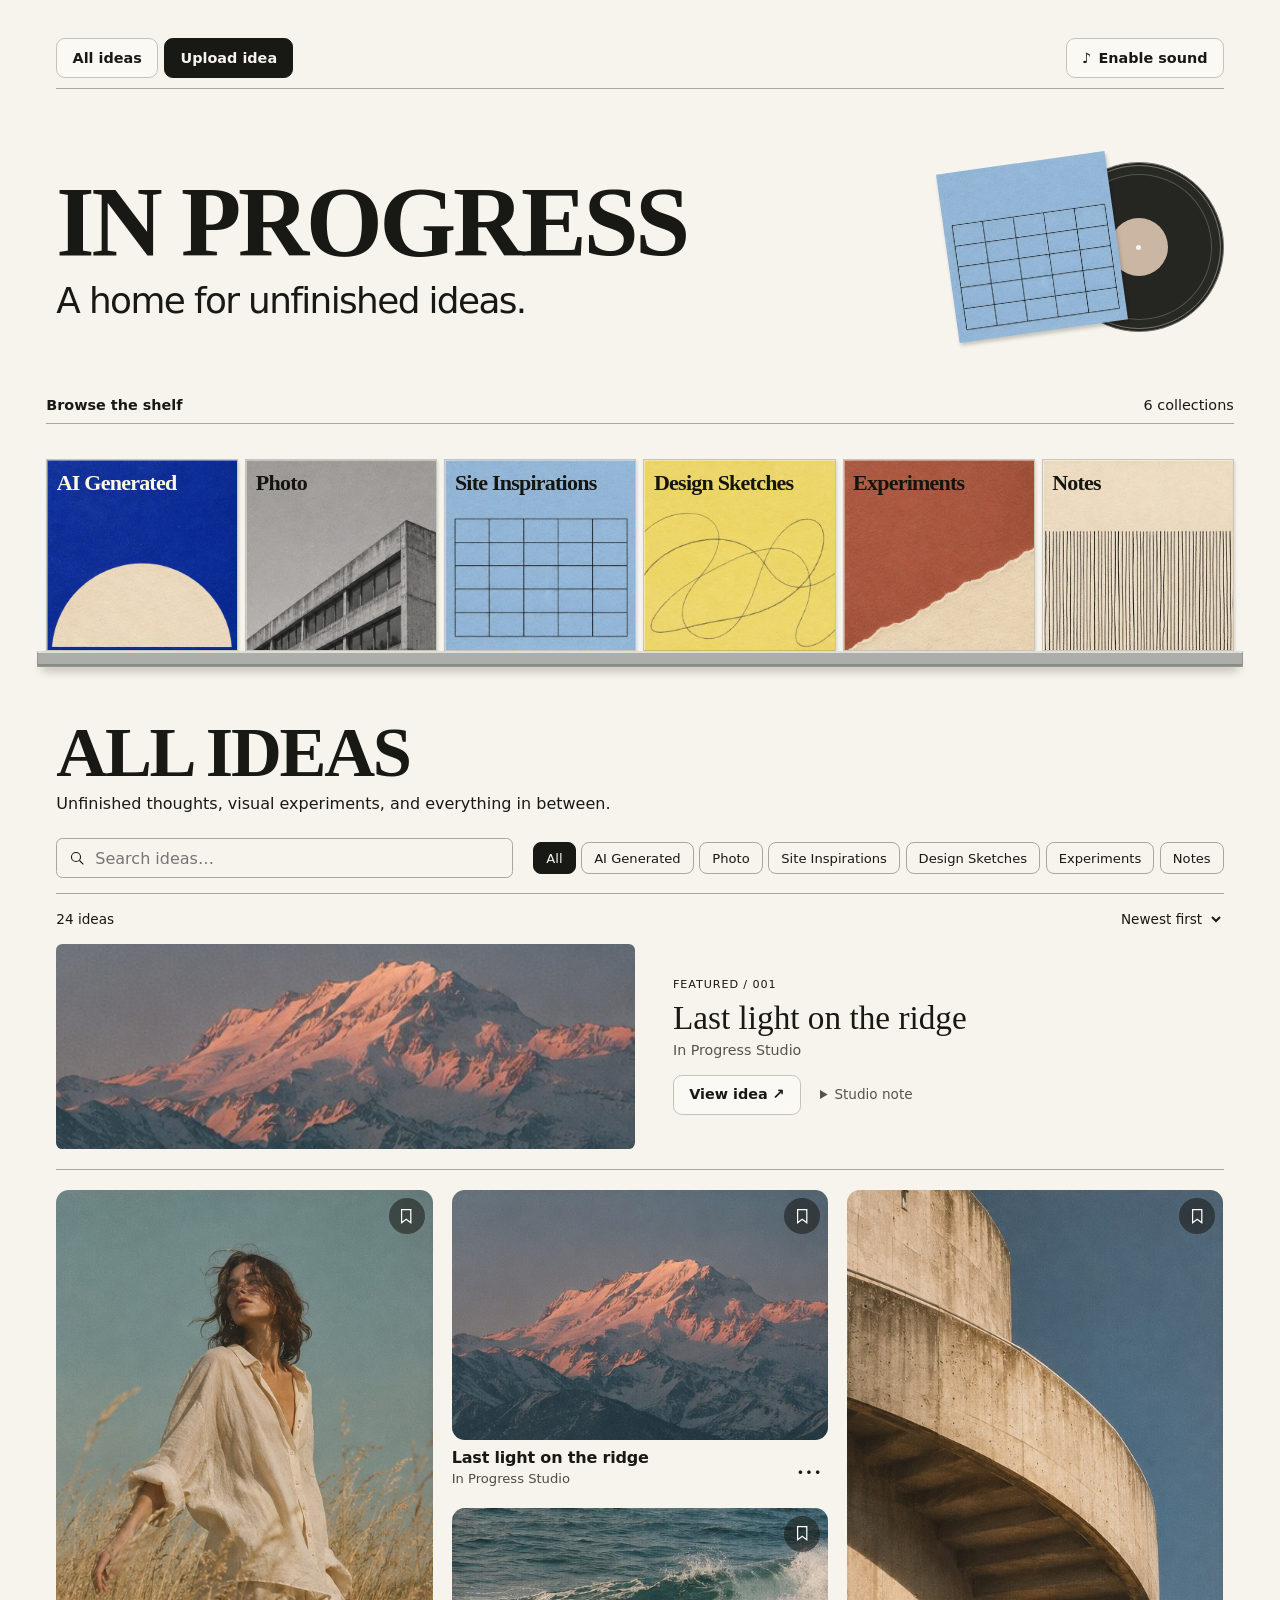
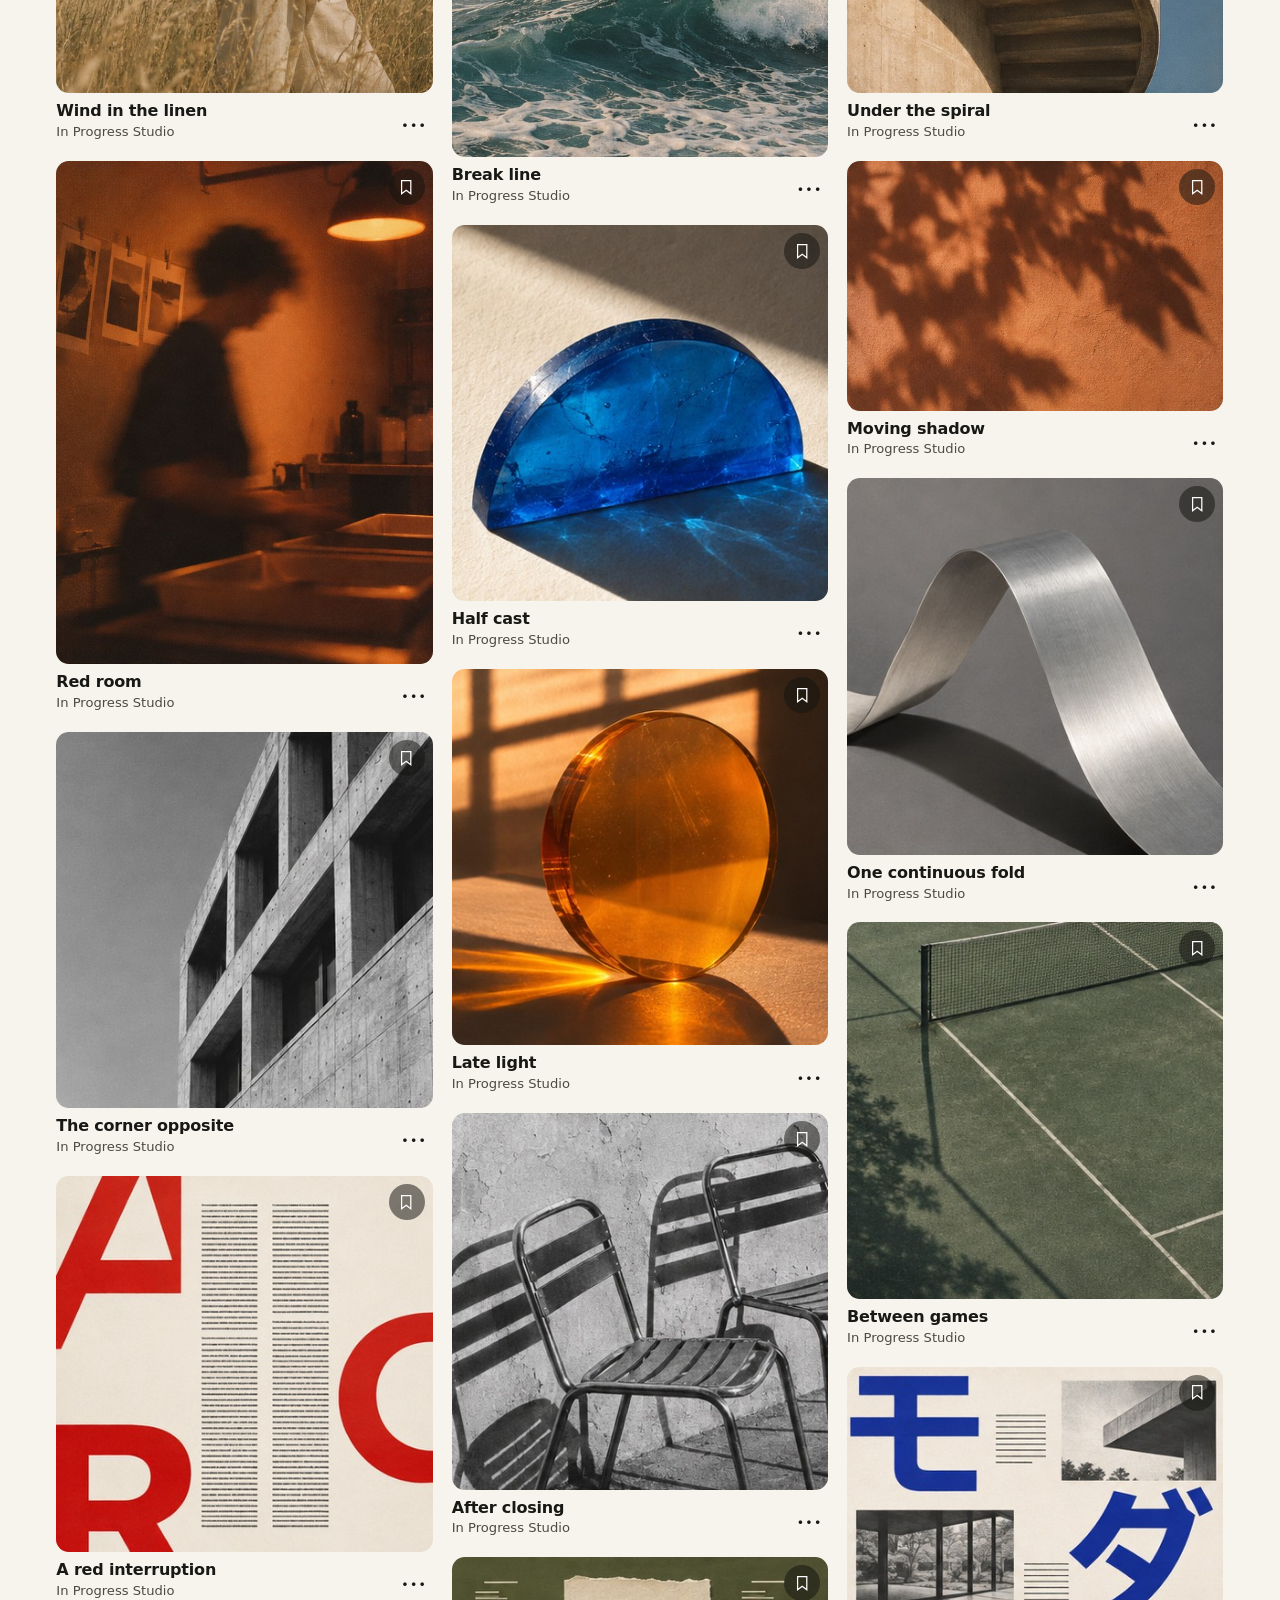
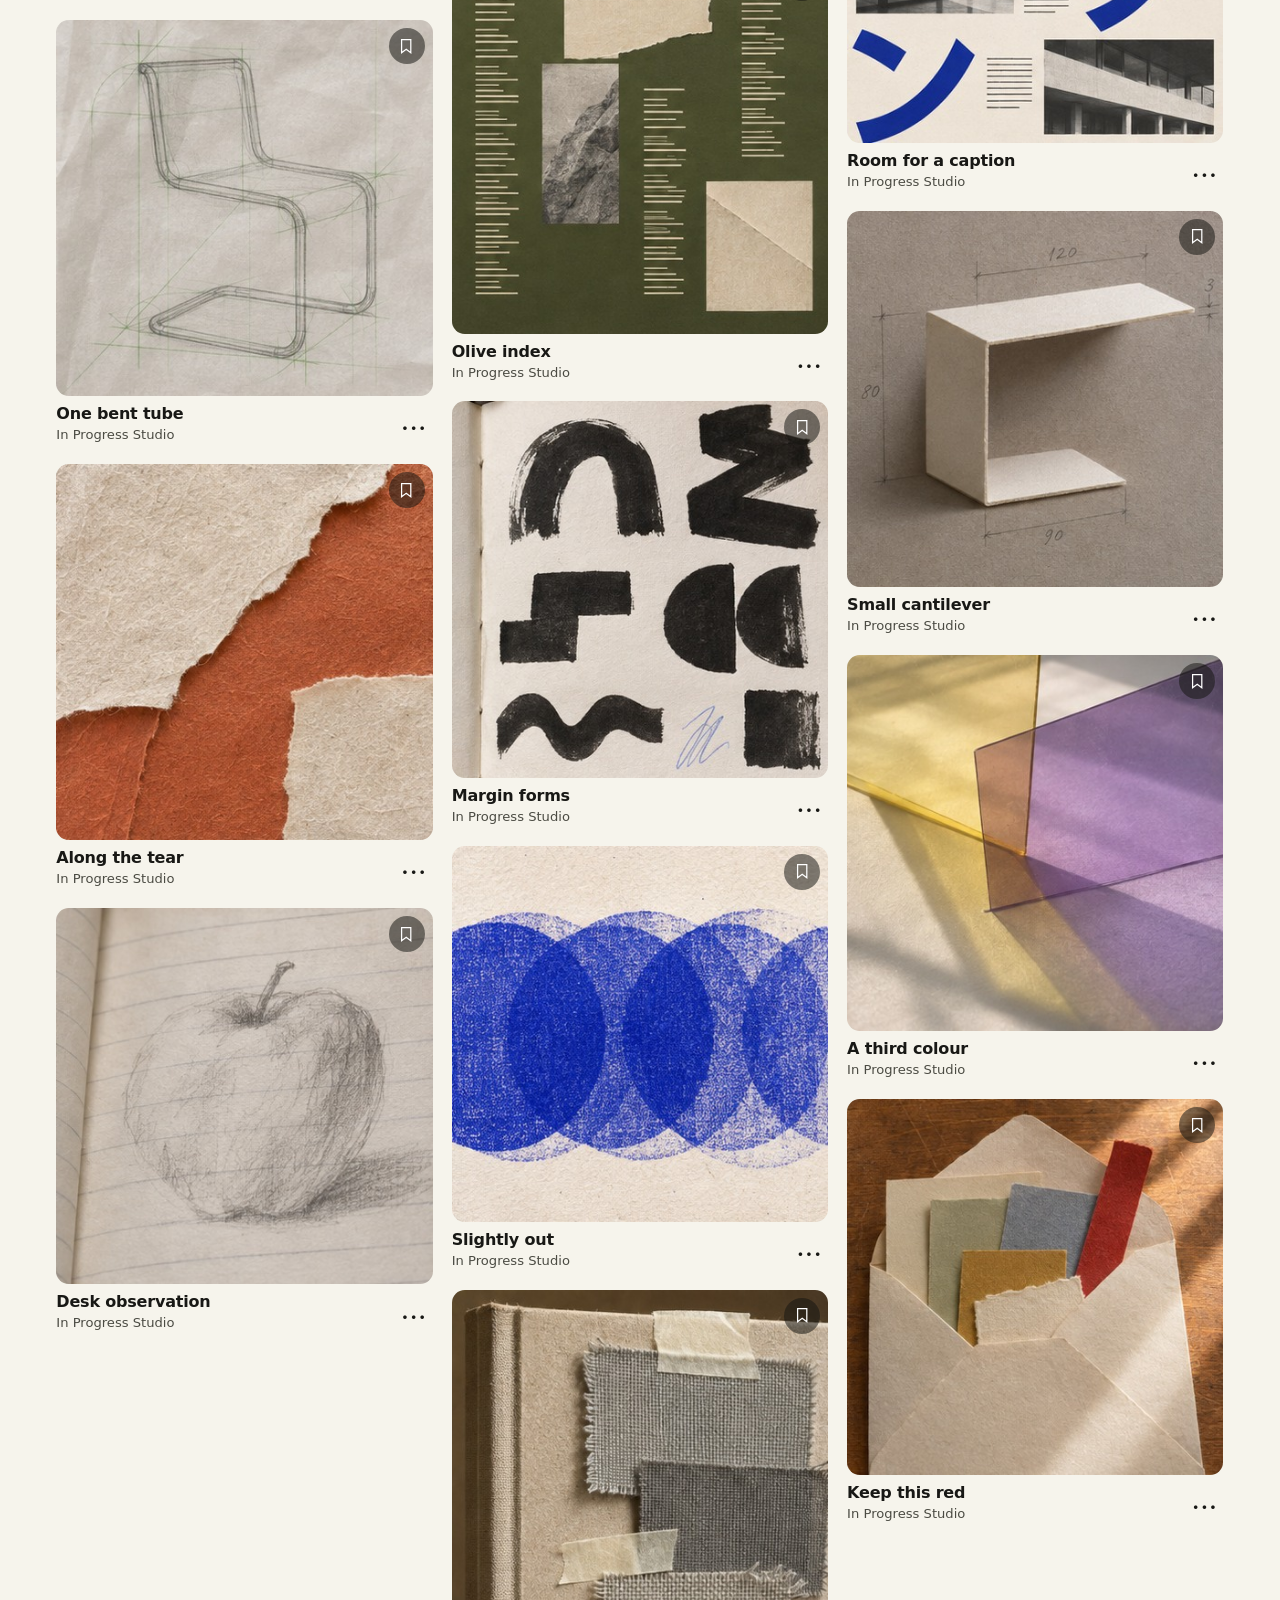
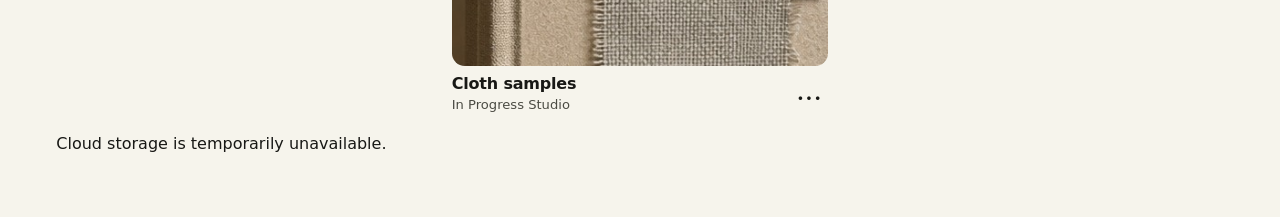
<file: index.html>
<!doctype html>
<html lang="en">
<head>
  <meta charset="utf-8">
  <meta name="viewport" content="width=device-width, initial-scale=1">
  <meta name="description" content="Browse a shelf of unfinished ideas, visual experiments and creative references.">
  <title>In Progress — The shelf</title>
  <link rel="icon" href="data:,">
  <link rel="stylesheet" href="style.css">
  <script defer src="data.js"></script>
  <script defer src="cloud-config.js"></script>
  <script defer src="cloud.js"></script>
  <script defer src="evolution.js"></script>
  <script defer src="script.js"></script>
</head>
<body>
  <details id="cloud-account" hidden>
    <summary>Account</summary>
    <form>
      <label>Email <input name="email" type="email" autocomplete="email" required></label>
      <label>Password <input name="password" type="password" autocomplete="current-password" required></label>
      <button value="login">Sign in</button>
      <button value="register">Create account</button>
    </form>
    <button type="button" data-sign-out hidden>Sign out</button>
    <button type="button" data-import hidden>Publish local ideas</button>
    <p role="status"></p>
  </details>
  <main class="home">
    <div class="shelf-bar">
      <nav class="idea-links" aria-label="Publications"><a href="category.html?view=all">All ideas</a><a href="category.html?view=upload">Upload idea</a></nav>
      <button class="sound" type="button" aria-pressed="true">Sound on</button>
    </div>
    <header class="intro">
      <div>
      <h1>In Progress</h1>
      <p>A home for unfinished ideas.</p>
      </div>
      <div class="record-study" aria-hidden="true">
        <div class="disc"><i></i></div>
        <div class="paper-cover"></div>
      </div>
    </header>

    <nav class="record-rack" aria-label="Categories">
      <div class="rack-heading"><h2>Browse the shelf</h2><span id="shelf-count"></span></div>
      <div class="shelf-window" id="shelf-window">
        <ul class="sleeves" id="sleeves"></ul>
      </div>
      <div class="rail" aria-hidden="true"></div>
      <div class="shelf-controls" hidden>
        <button type="button" id="previous" aria-label="Scroll shelf left" aria-controls="shelf-window">←</button>
        <button type="button" id="next" aria-label="Scroll shelf right" aria-controls="shelf-window">→</button>
      </div>
    </nav>
    <section class="wall-view home-wall" aria-labelledby="home-wall-title">
      <header class="collection-intro">
        <h2 id="home-wall-title">All Ideas</h2>
        <p>Unfinished thoughts, visual experiments, and everything in between.</p>
      </header>
      <div class="gallery" id="gallery"></div>
      <p id="notice" role="status"></p>
    </section>
    <noscript>Enable JavaScript to browse the shelf.</noscript>
  </main>
</body>
</html>
</file>
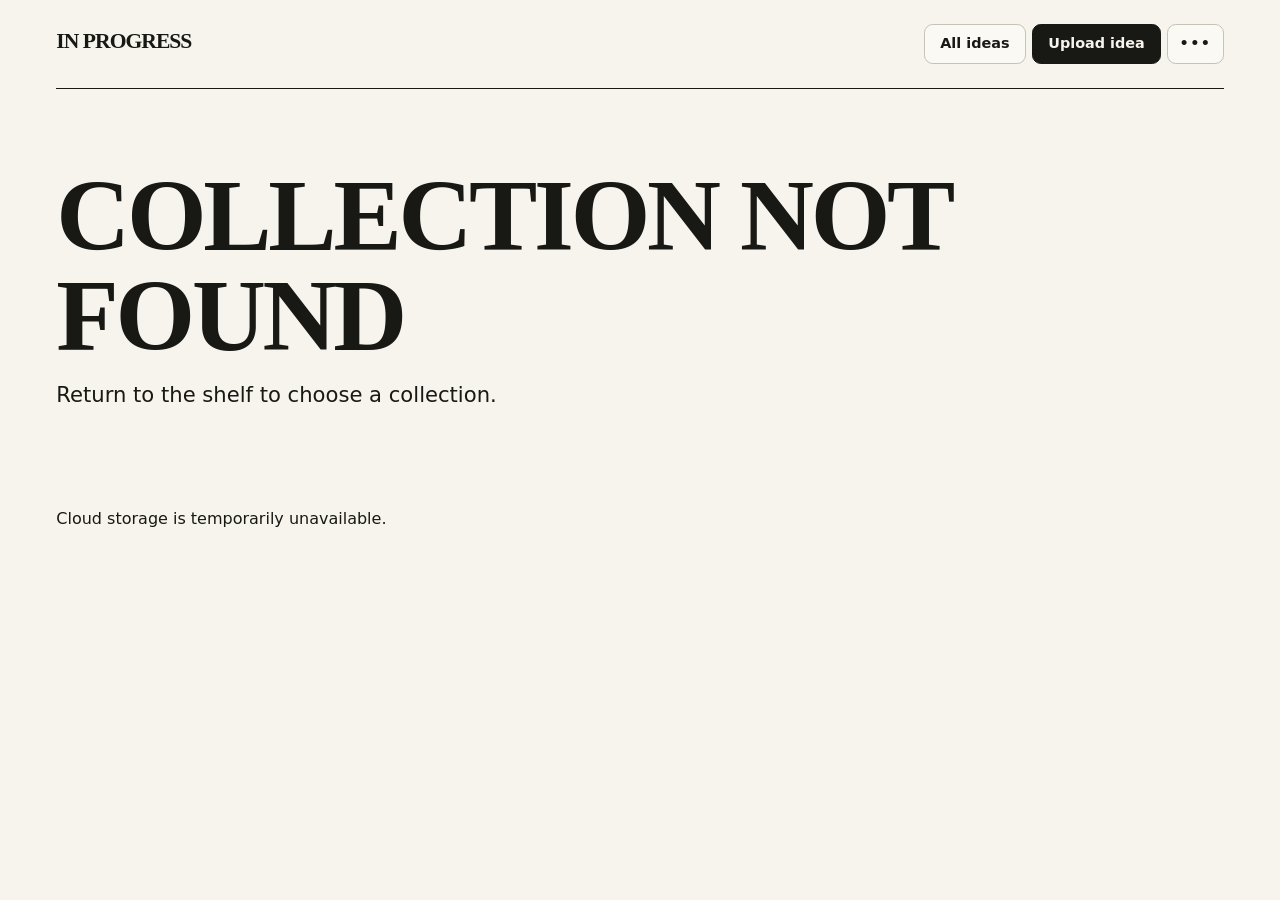
<file: category.html>
<!doctype html>
<html lang="en">
<head>
  <meta charset="utf-8">
  <meta name="viewport" content="width=device-width, initial-scale=1">
  <meta name="description" content="A collection of studies from the In Progress shelf.">
  <title>Collection — In Progress</title>
  <link rel="icon" href="data:,">
  <link rel="stylesheet" href="style.css">
  <script defer src="data.js"></script>
  <script defer src="cloud-config.js"></script>
  <script defer src="cloud.js"></script>
  <script defer src="evolution.js"></script>
  <script defer src="script.js"></script>
</head>
<body>
  <details id="cloud-account" hidden>
    <summary>Account</summary>
    <form>
      <label>Email <input name="email" type="email" autocomplete="email" required></label>
      <label>Password <input name="password" type="password" autocomplete="current-password" required></label>
      <button value="login">Sign in</button>
      <button value="register">Create account</button>
    </form>
    <button type="button" data-sign-out hidden>Sign out</button>
    <button type="button" data-import hidden>Publish local ideas</button>
    <p role="status"></p>
  </details>
  <header class="collection-bar">
    <a class="wordmark" href="index.html" aria-label="In Progress — home">In Progress</a>
    <div class="collection-tools">
      <a href="category.html?view=all">All ideas</a>
      <a href="category.html?view=upload">Upload idea</a>
      <details class="nav-more"><summary aria-label="More navigation">•••</summary>
        <div><a href="index.html">Back to shelf</a>
        <button class="sound" type="button" aria-pressed="true">Sound on</button></div>
      </details>
    </div>
  </header>
  <main class="collection">
    <header class="collection-intro">
      <h1 id="collection-name">Collection</h1>
      <p id="collection-description"></p>
      <a class="wall-upload" href="category.html?view=upload" hidden><span aria-hidden="true">＋</span> Upload idea</a>
      <a id="next-collection" hidden></a>
    </header>
    <div class="gallery" id="gallery"></div>
    <p id="notice" role="status"></p>
    <section id="detail" hidden>
      <a id="back-collection">Back to collection</a>
      <div class="detail-spread">
        <div class="photo-column">
          <div id="plates"></div>
          <div class="photo-switch" hidden>
            <button type="button" id="previous-photo" aria-label="Previous image">←</button>
            <span id="photo-position" aria-live="polite"></span>
            <button type="button" id="next-photo" aria-label="Next image">→</button>
          </div>
          <div id="photo-thumbs" hidden></div>
          <nav id="version-line" aria-label="Version history"></nav>
        </div>
        <div class="photo-info">
          <div class="detail-byline"><p id="detail-author"></p></div>
          <p id="detail-description"></p>
          <p id="lineage" hidden></p>
          <div class="evolution-actions">
            <a id="download-file" download>Download</a>
            <a id="continue-idea" hidden>Continue This Idea</a>
            <a id="add-version" hidden>Add version</a>
          </div>
          <details class="publication-notes"><summary>More details</summary>
          <dl class="file-info">
            <div><dt>Resolution</dt><dd id="photo-resolution"></dd></div>
            <div><dt>Format</dt><dd id="photo-format"></dd></div>
            <div id="quality-row" hidden><dt>Export quality</dt><dd id="photo-quality"></dd></div>
            <div id="size-row"><dt>File size</dt><dd id="photo-size"></dd></div>
          </dl>
          <div class="source-links">
            <a id="original-file" target="_blank" rel="noopener">Open original ↗</a>
            <a id="log-file" target="_blank" rel="noopener noreferrer" hidden>Log original ↗</a>
          </div>
            <p id="credits"></p><p id="tags"></p>
            <label class="permission-setting" hidden><input id="edit-permission" type="checkbox"> Allow others to continue this idea</label>
          </details>
        </div>
      </div>
      <details id="evolution-tree"><summary>Explore Evolution</summary><div></div></details>
    </section>
    <form id="idea-form" hidden>
      <div id="source-preview" hidden></div>
      <label class="drop-area">
        <span class="upload-mark" aria-hidden="true">↑</span>
        <strong>Drop your images here</strong>
        <span class="choose-button">Choose images</span>
        <input type="file" aria-label="Choose images" name="files" accept="image/jpeg,image/png,image/webp,image/gif,image/avif" multiple>
      </label>
      <div id="previews"></div>
      <label>Title<input name="title" placeholder="From your image name" maxlength="140"></label>
      <label>Category<select name="category" required></select></label>
      <details class="optional-fields"><summary>Notes &amp; credit</summary>
        <label>Description<textarea name="description" rows="2" maxlength="2000"></textarea></label>
        <label>Author<input name="author" placeholder="Anonymous" maxlength="80"></label>
      </details>
      <details class="optional-fields"><summary>Publishing options</summary>
        <label>Tags<input name="tags" placeholder="Light, colour, texture" maxlength="250"></label>
        <label>Creative status<select name="status">
          <option value="">Unspecified</option><option>Concept</option><option>In Progress</option>
          <option>Finished</option>
        </select></label>
        <label id="choose-source" hidden>Continue an idea<select><option value="">Independent idea</option></select></label>
        <label class="permission-setting"><input name="allowContinuation" type="checkbox"> Allow others to continue this idea</label>
      </details>
      <p role="status" id="form-message"></p>
      <button type="submit">Publish idea</button>
      <p class="local-note">Saved in this browser.</p>
    </form>
    <aside id="inspiration" hidden>
      <h2>Inspiration</h2>
      <div class="moodboard"></div>
    </aside>
    <noscript>Enable JavaScript to view this collection.</noscript>
  </main>
  <template id="photo-settings">
    <figcaption>
      <strong class="upload-filename"></strong>
      <p class="export-info" aria-live="polite"></p>
      <details class="export-settings"><summary>Photo settings</summary>
        <div class="export-fields">
          <label>Long edge (px)<input class="export-edge" type="number" min="1" step="1"></label>
          <label>Format<select class="export-format"></select></label>
          <label>Quality<select class="export-quality">
            <option value="">Auto</option><option value="0.95">High · 95%</option>
            <option value="0.85">Balanced · 85%</option><option value="0.65">Compact · 65%</option>
          </select></label>
        </div>
        <p class="export-note"></p>
      </details>
    </figcaption>
  </template>
  <template id="log-source-field">
    <details class="log-source-field"><summary>Log source</summary>
      <label>Original file URL<input type="url" pattern="https?://.+" placeholder="https://"></label>
    </details>
  </template>
</body>
</html>
</file>
<file: style.css>
:root {
  color-scheme: light;
  --paper: #f6f4ec;
  --ink: #181815;
  --rule: #a8a79f;
  --display: "Sitka Display", "Sitka Text", Georgia, serif;
  --gutter: clamp(1.25rem, 4.4vw, 5rem);
  font-family: "Segoe UI", system-ui, sans-serif;
  color: var(--ink);
  background: var(--paper);
}

* { box-sizing: border-box; }
body { margin: 0; }
[hidden] { display: none !important; }
a { color: inherit; }
button { font: inherit; }
h1, h2, p { margin: 0; }
a:focus-visible, button:focus-visible {
  outline: 3px solid #2449a2;
  outline-offset: 3px;
}

.home, .collection, .collection-bar {
  max-width: 112rem;
  margin-inline: auto;
  padding-inline: var(--gutter);
}

.home { padding-block: clamp(3rem, 12vh, 9rem) 4rem; }
.intro h1, .collection-intro h1, .home-wall .collection-intro h2 {
  font: 650 clamp(3.2rem, 7.7vw, 8.6rem)/.98 var(--display);
  text-transform: uppercase;
  letter-spacing: -.032em;
}
.intro p {
  margin-top: .55rem;
  font-size: clamp(1.2rem, 2.8vw, 3rem);
  letter-spacing: -.045em;
}

.record-rack {
  margin: clamp(1.6rem, 6.2vh, 5rem) calc(-.35 * var(--gutter)) 0;
}
.shelf-window {
  overflow-x: auto;
  overscroll-behavior-x: contain;
  scroll-snap-type: x proximity;
  scrollbar-width: none;
}
.shelf-window::-webkit-scrollbar { display: none; }
.sleeves {
  display: grid;
  grid-auto-flow: column;
  grid-auto-columns: max(10rem, calc((100% - 5 * var(--gap)) / 6));
  --gap: clamp(.32rem, .55vw, .72rem);
  gap: var(--gap);
  list-style: none;
  margin: 0;
  padding: 2.2rem .6rem 0;
}
.sleeves li { min-width: 0; scroll-snap-align: center; }
.sleeve {
  display: block;
  position: relative;
  aspect-ratio: 1;
  background: #e5e1d3 center / cover no-repeat;
  border: 1px solid rgb(30 24 16 / 14%);
  box-shadow: inset 1px 1px 0 rgb(255 255 255 / 40%), 1px 2px 3px #0002;
  color: #151510;
  text-decoration: none;
  transform-origin: bottom center;
  transition: transform 260ms cubic-bezier(.2,.75,.2,1), box-shadow 260ms;
}
.sleeve span {
  display: block;
  padding: 5.5% 5%;
  font: 650 clamp(1.1rem, 1.72vw, 1.9rem)/1.05 var(--display);
  letter-spacing: -.035em;
  overflow-wrap: anywhere;
}
.sleeve[data-cover="ai-generated"] { color: #fff8e4; }
.sleeve:focus-visible {
  transform: translateY(-.95rem) rotate(-.65deg);
  box-shadow: 2px 12px 12px -6px #28211540;
}
@media (hover: hover) {
  .sleeve:hover {
    transform: translateY(-.95rem) rotate(-.65deg);
    box-shadow: 2px 12px 12px -6px #28211540;
  }
}
.sleeve:active { transform: translateY(-.4rem); }
/* Бортик проходит перед нижним краем конвертов. */
.rail {
  position: relative;
  height: clamp(.65rem, 1.2vw, 1.3rem);
  border: 1px solid #969794;
  border-top: 2px solid #deded8;
  background: #adaeaa;
  box-shadow: inset 0 -2px 0 #888a85, 0 8px 10px -5px #3c332e66;
}
.shelf-controls {
  display: flex;
  justify-content: flex-end;
  gap: .4rem;
  margin-top: .8rem;
}
.shelf-controls button {
  min-width: 2.75rem;
  min-height: 2.75rem;
  padding: .2rem;
  border: 0;
  color: var(--ink);
  background: transparent;
  font-size: 1.75rem;
  cursor: pointer;
}
.shelf-controls button:disabled { opacity: .3; cursor: default; }

.home { padding-top: clamp(1.2rem, 3vw, 3rem); }
.shelf-bar, .rack-heading, .collection-tools {
  display: flex;
  align-items: center;
  justify-content: space-between;
  gap: 1rem;
}
.shelf-bar, .rack-heading {
  font-size: .9rem;
  border-bottom: 1px solid var(--rule);
  padding-bottom: .6rem;
}
.sound {
  background: transparent;
  color: inherit;
  border: 0;
  padding: .65rem .1rem;
  cursor: pointer;
}
.sound::before { content: "♪"; margin-right: .45rem; }
.sound[aria-pressed="false"] { color: #57574e; }
.intro {
  display: flex;
  align-items: center;
  justify-content: space-between;
  gap: 2rem;
  margin-top: clamp(2rem, 5vw, 5rem);
}
.record-study { position: relative; width: clamp(7rem, 23vw, 23rem); aspect-ratio: 1.56; flex: none; }
.disc, .paper-cover { position: absolute; height: 90%; aspect-ratio: 1; top: 5%; }
.disc {
  right: 0;
  border-radius: 50%;
  border: 4px double #73736d;
  background: #252521;
  display: grid;
  place-items: center;
  box-shadow: inset 0 0 0 .5rem #292924, inset 0 0 0 calc(.5rem + 1px) #53534d;
}
.disc i { width: 36%; aspect-ratio: 1; border-radius: 50%; background: #cbb6a3; display: grid; place-items: center; }
.disc i::after { content: ""; width: 9%; aspect-ratio: 1; border-radius: 50%; background: var(--paper); }
.paper-cover { left: 6%; transform: rotate(-8deg); background: #b6c7cf url("assets/covers/site-inspirations.jpg") center / cover; box-shadow: 1px 3px 4px #0003; }
.rack-heading { margin-inline: .6rem; }
.rack-heading h2 { font-size: inherit; font-weight: 600; }
#next-collection { display: inline-block; margin-top: 1.2rem; text-underline-offset: .2em; }

.collection-bar {
  display: flex;
  justify-content: space-between;
  align-items: baseline;
  gap: 1rem;
  padding-block: 1.5rem;
}
.collection-bar a { text-underline-offset: .22em; }
.wordmark {
  font: 650 1.35rem/1 var(--display);
  letter-spacing: -.045em;
  text-transform: uppercase;
  text-decoration: none;
}
.collection-intro {
  padding-block: clamp(2rem, 6vw, 6rem) clamp(2rem, 4vw, 4rem);
  border-top: 1px solid var(--ink);
}
.collection-intro h1 { font-size: clamp(2.8rem, 8vw, 9rem); }
.collection-intro p {
  margin-top: .85rem;
  font-size: clamp(1.1rem, 1.65vw, 1.65rem);
  line-height: 1.4;
}
.gallery {
  --spacing: clamp(1rem, 1.8vw, 2rem);
  column-count: 1;
  column-gap: var(--spacing);
  padding-bottom: 3rem;
}
@media (min-width: 40rem) { .gallery { column-count: 2; } }
@media (min-width: 64rem) { .gallery { column-count: 3; } }
@media (min-width: 90rem) { .gallery { column-count: 4; } }
.publication { position: relative; break-inside: avoid; padding-bottom: var(--spacing); overflow-wrap: anywhere; }
.bookmark {
  display: grid; place-items: center; position: absolute; top: .5rem; right: .5rem;
  width: 2.25rem; height: 2.25rem; padding: .55rem; border: 0; border-radius: 50%;
  color: #fff; background: rgb(20 20 17 / 52%); cursor: pointer;
}
.bookmark svg, .search-box svg { width: 100%; fill: none; stroke: currentColor; stroke-width: 1.6; }
.bookmark[aria-pressed="true"] svg { fill: currentColor; }
.card-details { position: relative; }
.card-details summary, .nav-more summary {
  display: grid; place-items: center; list-style: none;
  min-width: 2.3rem; min-height: 2rem; cursor: pointer; font-size: .78rem; letter-spacing: .1em;
}
summary::-webkit-details-marker { display: none; }
.card-details summary { position: absolute; bottom: 100%; right: 0; }
.card-details summary:focus-visible, summary:focus-visible { outline: 2px solid currentColor; outline-offset: 2px; }
.card-details[open] summary { top: -2rem; bottom: auto; }
.card-details p { padding-block: .4rem; font-size: .8rem; }
.creative-status::before { content: " · "; }
.publication .post-link p { padding-right: 2.5rem; }
.nav-more { position: relative; }
.nav-more div {
  position: absolute; z-index: 2; top: 100%; right: 0; width: max-content; display: grid;
  padding: .75rem 1rem; background: var(--paper); border: 1px solid var(--rule);
}
.nav-more .sound { text-align: left; }
.post-link { display: block; text-decoration: none; }
.post-link:is(:hover,:focus-visible) h2 { color: #55574c; }
@media (prefers-reduced-motion: no-preference) {
  .post-link img { transition: transform .2s ease; }
  .post-link:is(:hover,:focus-visible) img { transform: translateY(-2px); }
}
.publication img { display: block; width: 100%; height: auto; }
.publication h2 { margin-block: .8rem .35rem; font-size: 1.3rem; letter-spacing: -.012em; }
.publication p { max-width: 42ch; color: #4b4b43; line-height: 1.5; }
.idea-links, .collection-tools { display: flex; align-items: center; flex-wrap: wrap; gap: .75rem 1.1rem; }
.idea-links a, .collection a { text-underline-offset: .22em; }
.collection-tools { justify-content: flex-end; }
.collection-intro, #detail { overflow-wrap: anywhere; }
#idea-form { max-width: 42rem; padding-bottom: 4rem; display: grid; gap: 1.25rem; }
#idea-form label { display: grid; gap: .45rem; font-weight: 600; }
#idea-form :is(input,textarea,select) {
  width: 100%; min-width: 0; padding: .7rem; font: inherit; font-weight: 400;
  color: var(--ink); border: 1px solid var(--rule); background: transparent;
}
#idea-form textarea { resize: vertical; }
.drop-area { padding: clamp(1rem, 3vw, 2rem); border: 1px dashed var(--rule); }
.drop-area.over, .drop-area:focus-within { background: #e6eadd; }
#idea-form input[type=file] { border: 0; padding-inline: 0; font-size: .9rem; }
#previews { display: grid; gap: .8rem; }
#previews figure { display: grid; grid-template-columns: clamp(4rem,12vw,7.5rem) minmax(0,1fr); gap: .85rem; align-items: start; margin: 0; padding-block: .8rem; border-bottom: 1px solid #dcd9cf; }
#previews img { width: 100%; aspect-ratio: 1; height: auto; }
#previews figcaption { min-width: 0; }
.upload-filename { display: block; padding-right: 2.1rem; overflow-wrap: anywhere; }
.export-info, .export-note { margin: .3rem 0; color: #55574c; font-size: .82rem; }
.export-settings { margin-top: .6rem; font-size: .85rem; }
.export-settings summary { cursor: pointer; }
.export-fields { display: grid; grid-template-columns: repeat(auto-fit,minmax(min(100%,8rem),1fr)); gap: .65rem; margin: .75rem 0; }
#previews button { border: 0; background: transparent; text-decoration: underline; cursor: pointer; }
#idea-form button[type=submit] {
  justify-self: start; background: var(--ink); color: var(--paper); font: inherit;
  border: 0; padding: .85rem 1.5rem; cursor: pointer;
}
#idea-form button:disabled { opacity: .55; }
#detail { padding: 1.15rem 0 4rem; border-top: 1px solid var(--rule); }
.detail-view .collection, .detail-view .collection-bar { max-width: 90rem; }
#back-collection { display: inline-block; margin-bottom: 1.25rem; font-size: .87rem; }
.detail-spread { display: grid; grid-template-columns: minmax(0,1.65fr) minmax(16rem,.85fr); gap: clamp(1.5rem,4vw,4rem); align-items: start; }
.photo-column { min-width: 0; }
.photo-info { min-width: 0; padding-top: .25rem; }
.collection-intro p:empty, .publication-notes p:empty { display: none; }
.detail-view .collection-intro { border: 0; padding: 0 0 .5rem; }
.detail-view .collection-intro h1 { font-size: clamp(2.3rem, 4.2vw, 4.75rem); }
.detail-byline { display: flex; align-items: center; gap: 1rem; font-size: .9rem; }
.detail-byline p { margin-right: auto; }
.detail-byline .bookmark { position: static; flex: none; background: transparent; color: var(--ink); }
#plates { display: grid; place-items: center; border-radius: .65rem; background: #eeece3; padding: clamp(.5rem,1.2vw,1rem); border: 1px solid #dcd9cf; }
#plates img { display: block; width: min(100%, calc(74vh * var(--photo-ratio))); height: auto; border-radius: .4rem; }
#plates > a { display: grid; width: 100%; justify-items: center; cursor: zoom-in; }
#photo-thumbs, #version-line { display: flex; align-items: center; flex-wrap: nowrap; gap: .45rem; overflow-x: auto; padding: .65rem .15rem; }
#photo-thumbs button { flex: none; padding: 2px; background: transparent; border: 1px solid transparent; border-radius: .35rem; cursor: pointer; }
#photo-thumbs img { width: 3rem; height: 2.75rem; object-fit: cover; border-radius: .2rem; display: block; }
#photo-thumbs [aria-pressed=true] { border-color: var(--ink); }
#version-line button { flex: none; border: 0; border-bottom: 1px solid var(--rule); background: transparent; color: #57574e; padding: .5rem .65rem; cursor: pointer; font-size: .83rem; }
#version-line [aria-pressed=true] { color: var(--ink); border-color: currentColor; font-weight: 650; }
#detail-description { font-size: 1rem; line-height: 1.5; margin-block: .9rem; }
#detail-description:empty { display: none; }
.evolution-actions { display: flex; gap: .45rem; flex-wrap: wrap; margin: 1rem 0; }
.evolution-actions a, .evolution-actions .bookmark {
  position: static; display: inline-flex; align-items: center; gap: .4rem; width: auto; height: auto;
  padding: .5rem .8rem; border: 1px solid var(--rule); border-radius: .5rem; color: var(--ink);
  background: transparent; font: inherit; font-size: .86rem; text-decoration: none;
}
.evolution-actions .bookmark svg { width: .95rem; height: 1rem; }
.evolution-actions #continue-idea { background: var(--ink); color: var(--paper); }
#lineage { font-size: .85rem; color: #57574e; }
#evolution-tree { margin-top: 1.5rem; padding: .85rem 0; border-top: 1px solid var(--rule); }
#evolution-tree summary { cursor: pointer; font-weight: 600; }
#evolution-tree ul { padding-left: .85rem; margin: .7rem 0; list-style: none; border-left: 1px solid var(--rule); }
#evolution-tree li, #evolution-tree li > div { margin-block: .45rem; font-size: .88rem; }
#evolution-tree a { color: #57574e; text-decoration: none; }
#evolution-tree a:is(:hover,[aria-current]) { color: var(--ink); text-decoration: underline; }
#source-preview { display: flex; align-items: center; gap: .85rem; border-block: 1px solid var(--rule); padding: .7rem 0; font-size: .9rem; }
#source-preview img { width: 4rem; height: 4rem; border-radius: .35rem; object-fit: cover; }
.upload-view .collection:has(#inspiration[hidden]) { display: block; max-width: 54rem; }
#idea-form .permission-setting, .permission-setting { display: flex; align-items: center; gap: .5rem; font-size: .9rem; margin-top: 1rem; }
#idea-form .permission-setting input, .permission-setting input { width: 1rem; height: 1rem; accent-color: var(--ink); }
.photo-switch { display: flex; align-items: center; justify-content: center; gap: 1rem; margin-top: .4rem; font-size: .85rem; font-variant-numeric: tabular-nums; }
.photo-switch button { min-width: 2.75rem; min-height: 2.75rem; border: 0; background: transparent; color: inherit; cursor: pointer; }
.photo-switch button:disabled { opacity: .3; cursor: default; }
.file-info { margin: 1.5rem 0 .9rem; border-top: 1px solid var(--rule); font-size: .88rem; }
.file-info div { display: flex; align-items: baseline; justify-content: space-between; gap: 1rem; padding: .72rem 0; border-bottom: 1px solid #dcd9cf; }
.file-info dt { color: #59594f; }
.file-info dd { margin: 0; text-align: right; font-variant-numeric: tabular-nums; }
.source-links { display: flex; flex-wrap: wrap; gap: .7rem 1.3rem; font-size: .9rem; margin: 1.2rem 0 1.6rem; }
.log-source-field { margin-top: .4rem; font-size: .8rem; }
.log-source-field summary { cursor: pointer; }
.log-source-field label { margin-top: .45rem; }
@media (max-width: 44rem) {
  .detail-spread { grid-template-columns: minmax(0,1fr); }
  #plates img { width: min(100%, calc(61vh * var(--photo-ratio))); }
}
.publication-notes { border-top: 1px solid var(--rule); padding-top: .8rem; }
.publication-notes summary, .feature-note summary { cursor: pointer; font-size: .85rem; }
.publication-notes p { max-width: 62ch; line-height: 1.5; margin-top: .6rem; }
#credits, #tags, .local-note { color: #55574c; font-size: .83rem; }

.wall-view .collection, .wall-view .collection-bar { max-width: 120rem; padding-inline: clamp(1rem, 2.8vw, 3.5rem); }
.wall-view .collection-intro { padding-block: clamp(1.75rem,3.4vw,4rem) 1.4rem; display: grid; grid-template-columns: 1fr auto; align-items: center; gap: .4rem 1rem; }
.wall-view .collection-intro h1, .home-wall .collection-intro h2 { font-size: clamp(3rem, 5.5vw, 6.5rem); }
.wall-view .collection-intro p { grid-column: 1 / -1; margin: 0; font-size: clamp(1rem,1.2vw,1.3rem); }
.wall-upload { grid-column: 2; grid-row: 1; text-decoration: none; background: var(--ink); color: var(--paper); padding: .65rem .9rem; border-radius: .35rem; font-size: .88rem; }
.wall-view .collection-tools a[href$="view=upload"] { display: none; }
.filter-bar { display: flex; flex-wrap: wrap; align-items: center; gap: .8rem 1.25rem; border-bottom: 1px solid var(--rule); padding-bottom: .95rem; }
.search-box { display: flex; align-items: center; flex: 1 1 12rem; gap: .5rem; padding-inline: .7rem; border: 1px solid var(--rule); border-radius: .4rem; }
.search-box:focus-within { outline: 2px solid var(--ink); }
.search-box svg { width: 1.05rem; flex: none; }
.search-box input { font: inherit; color: inherit; background: transparent; border: 0; width: 100%; min-width: 0; padding-block: .6rem; outline: none; }
#category-index { display: flex; flex-wrap: wrap; gap: .35rem; }
.filter-drawer > summary { display: none; }
@media (max-width: 48rem) {
  .filter-bar { align-items: flex-start; }
  .filter-drawer > summary { display: list-item; cursor: pointer; padding: .65rem .1rem; font-size: .87rem; }
  .filter-drawer[open] { flex-basis: 100%; }
}
#category-index button { color: inherit; background: transparent; border: 1px solid var(--rule); border-radius: .5rem; padding: .48rem .75rem; font-size: .82rem; cursor: pointer; }
#category-index button[aria-pressed="true"] { background: var(--ink); border-color: var(--ink); color: var(--paper); }
.wall-summary { display: flex; align-items: center; justify-content: space-between; padding-block: .7rem; font-size: .85rem; }
.wall-summary select { font: inherit; color: inherit; border: none; background: transparent; padding: .3rem; cursor: pointer; }
#featured { display: grid; grid-template-columns: minmax(0,1.05fr) minmax(0,1fr); gap: clamp(1.1rem,3vw,3.5rem); align-items: center; padding-bottom: 1.25rem; margin-bottom: 1.25rem; border-bottom: 1px solid var(--rule); }
.feature-image img { width: 100%; height: clamp(10rem,16vw,15rem); object-fit: cover; border-radius: .4rem; display: block; }
.feature-copy { max-width: 45ch; overflow-wrap: anywhere; }
.feature-kicker { font-size: .7rem; text-transform: uppercase; letter-spacing: .08em; }
.feature-copy h2 { font: 400 clamp(1.65rem,2.6vw,3rem)/1.1 var(--display); margin: .55rem 0 .2rem; }
.feature-credit, .feature-description { font-size: .89rem; line-height: 1.45; }
.feature-credit { color: #54544c; }
.feature-description { margin: .6rem 0; }
.feature-actions { display: flex; align-items: baseline; gap: 1.2rem; margin-top: .9rem; }
.feature-link { flex: none; }
.feature-note summary { color: #54544c; }
.feature-link, #reset-wall { font-size: .85rem; text-underline-offset: .22em; }
#wall-empty { padding: 2rem 0 4rem; }
#wall-empty p { margin: .6rem 0 1rem; }
@media (max-width: 36rem) {
  #featured { grid-template-columns: 1fr; }
  .feature-image img { height: 9.5rem; }
  .wall-view .collection-bar { gap: .65rem; font-size: .85rem; }
  .wall-view .collection-tools { gap: .4rem .65rem; }
}
.wall-view .gallery {
  --wall-columns: 1;
  --spacing: clamp(.9rem, 1.5vw, 1.75rem);
  position: relative;
  column-count: auto;
  padding-bottom: 0;
}
.wall-view .publication {
  position: absolute; padding-bottom: 0;
  width: calc((100% + var(--spacing)) / var(--wall-columns) - var(--spacing));
}
@media (min-width: 40rem) { .wall-view .gallery { --wall-columns: 2; } }
@media (min-width: 64rem) { .wall-view .gallery { --wall-columns: 3; } }
@media (min-width: 90rem) { .wall-view .gallery { --wall-columns: 4; } }
.wall-view .publication img { border-radius: .8rem; }
.wall-view .publication h2 { margin: .5rem 0 .12rem; font-size: 1rem; }
.wall-view .publication p { font-size: .82rem; }
.home-wall { margin-top: clamp(2rem, 4vw, 4rem); }
.home-wall .collection-intro { border-top: none; padding-top: 0; }
.upload-view .collection { display: grid; grid-template-columns: minmax(0,1.3fr) minmax(0,.88fr); gap: 0 clamp(2rem,5vw,6rem); border-top: 1px solid var(--rule); }
.upload-view .collection-intro { grid-column: 1; border: 0; padding-block: clamp(2rem,4vw,4.5rem) 2rem; }
.upload-view .collection-intro h1 { font-size: clamp(3rem,6.5vw,7rem); }
.upload-view #idea-form { grid-column: 1; max-width: none; }
.upload-view #notice:empty { display: none; }
#inspiration { grid-column: 2; grid-row: 1 / span 3; border-left: 1px solid var(--rule); padding-left: clamp(1.5rem,3vw,3rem); margin-block: clamp(2rem,4vw,4.5rem); }
#inspiration h2 { font: 400 1.45rem/1 var(--display); text-transform: uppercase; margin-bottom: 1rem; }
.moodboard { display: grid; grid-template-columns: repeat(2,minmax(0,1fr)); gap: .7rem; }
.moodboard img { width: 100%; height: 100%; object-fit: cover; border-radius: .55rem; display: block; }
.moodboard a { aspect-ratio: 1; min-width: 0; }
.moodboard a:first-child, .moodboard a:last-child { grid-column: span 2; aspect-ratio: 2.25; }
#idea-form .drop-area { position: relative; color: #202e45; padding: 2rem 1rem; justify-items: center; background: #e8edf3; border: 1px dashed #8797aa; border-radius: .55rem; cursor: pointer; }
#idea-form .drop-area.over, #idea-form .drop-area:focus-within { background: #d6e2ee; outline: 2px solid #324966; }
#idea-form .drop-area input { position: absolute; inset: 0; width: 100%; height: 100%; opacity: 0; cursor: pointer; }
.choose-button { background: #233f68; color: white; padding: .55rem 1.2rem; font-size: .91rem; border-radius: .3rem; }
.upload-mark { font-size: 2.1rem; line-height: 1; }
#previews:empty, #form-message:empty { display: none; }
#previews figure { position: relative; }
#previews img { object-fit: contain; background: #eeece3; border-radius: .3rem; }
#previews button { position: absolute; right: .25rem; top: .25rem; background: var(--paper); border-radius: 50%; width: 1.75rem; height: 1.75rem; text-decoration: none; }
.optional-fields summary { cursor: pointer; font-size: .9rem; }
.optional-fields label { margin-top: .8rem; }
.local-note { text-align: center; margin-top: -.7rem; }
#idea-form button[type=submit] { justify-self: stretch; border-radius: .3rem; }
.idea-links, .collection-tools { gap: .4rem; }
.idea-links a, .collection-tools a, .nav-more > summary, .sound,
.feature-link, .source-links a, #next-collection, #back-collection, #reset-wall {
  display: inline-flex;
  align-items: center;
  justify-content: center;
  min-height: 2.5rem;
  padding: .48rem .95rem;
  border: 1px solid #c6c2b7;
  border-radius: .55rem;
  color: var(--ink);
  background: #faf9f4;
  font-size: .9rem;
  font-weight: 550;
  line-height: 1.2;
  text-decoration: none;
  cursor: pointer;
}
.nav-more > summary { padding-inline: .7rem; }
.nav-more div { gap: .4rem; border-radius: .6rem; }
.feature-link { gap: .3rem; }
:is(.idea-links, .collection-tools) a[href$="view=upload"], .wall-upload {
  background: var(--ink); color: var(--paper); border-color: var(--ink); border-radius: .55rem;
}
@media (hover: hover) {
  :is(.idea-links, .collection-tools, .source-links) a:hover,
  :is(.feature-link, .sound, #back-collection, #next-collection, #reset-wall):hover {
    background: #e6e3d9; color: var(--ink); border-color: #979387;
  }
}
@media (max-width: 36rem) {
  .shelf-bar { gap: .35rem; flex-wrap: wrap; }
  .collection-bar { align-items: center; }
  .collection-tools a, .idea-links a, .sound { padding-inline: .65rem; }
}
@media (max-width: 48rem) {
  .upload-view .collection { display: block; }
  #inspiration { border-left: 0; border-top: 1px solid var(--rule); padding: 1.5rem 0; margin: 0; }
}

@media (max-width: 42rem) {
  .home { padding-top: 1rem; }
  .intro { gap: .7rem; }
  .record-study { width: clamp(4rem,17vw,7rem); }
  .intro h1 { font-size: clamp(2.55rem,10vw,4.6rem); }
  .intro p { font-size: 1rem; }
  .sleeves { grid-auto-columns: min(64vw, 14rem); gap: .5rem; }
  .sleeve span { font-size: 1.55rem; }
}

@keyframes arrive {
  from { opacity: 0; transform: translateY(5px); }
  to { opacity: 1; transform: translateY(0); }
}
@media (prefers-reduced-motion: no-preference) {
  .collection { animation: arrive .28s ease-out both; }
}
@media (prefers-reduced-motion: reduce) {
  .sleeve { transition: none; }
  .sleeve:is(:hover, :focus-visible, :active) { transform: none; }
}

#cloud-account {
  max-width: 90rem;
  margin: 1rem auto 0;
  padding-inline: var(--gutter);
  font-size: .9rem;
}
#cloud-account summary { cursor: pointer; }
#cloud-account form { display: flex; flex-wrap: wrap; align-items: end; gap: .6rem; margin-block: .7rem; }
#cloud-account label { display: grid; gap: .25rem; }
#cloud-account input, #cloud-account button {
  color: inherit;
  background: #faf9f4;
  padding: .5rem;
  border: 1px solid var(--rule);
  border-radius: .5rem;
  font: inherit;
}
#cloud-account button { cursor: pointer; margin-top: .35rem; }
#cloud-account p:not(:empty) { margin-top: .5rem; }
</file>
